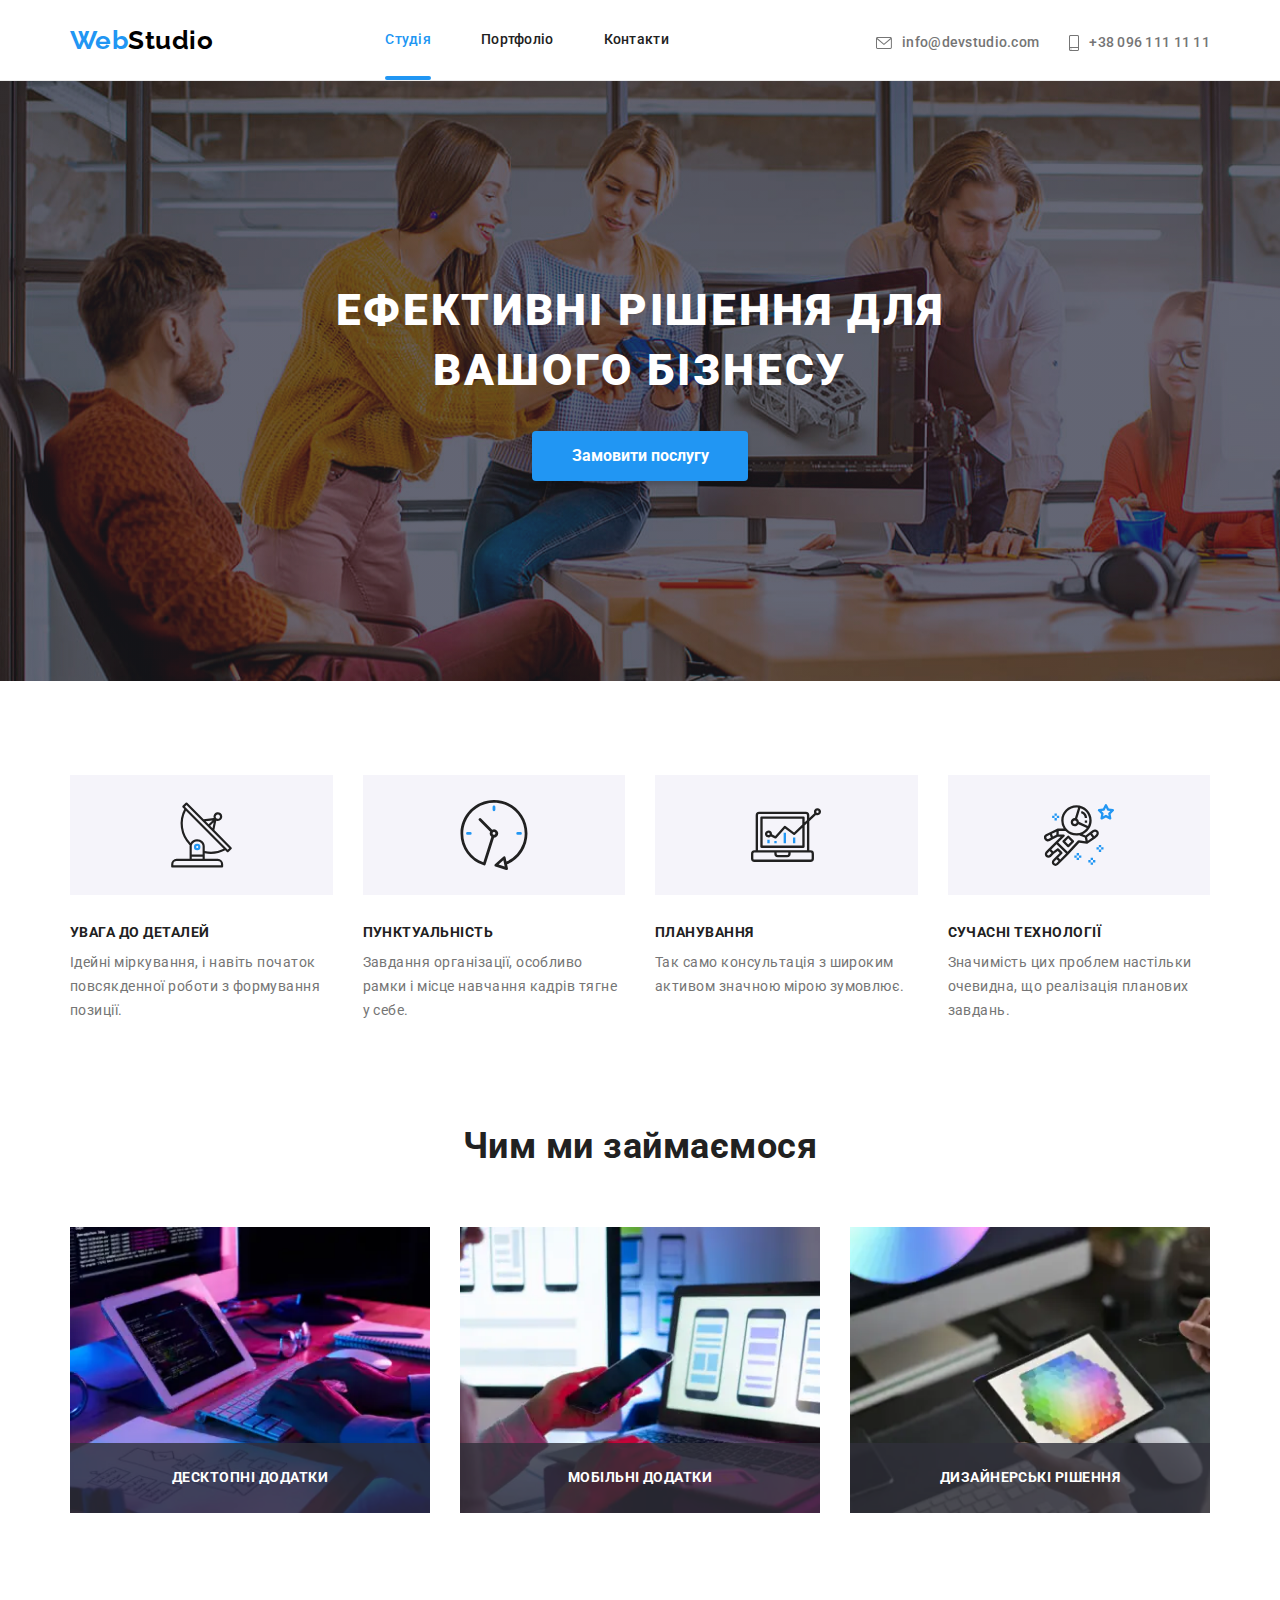
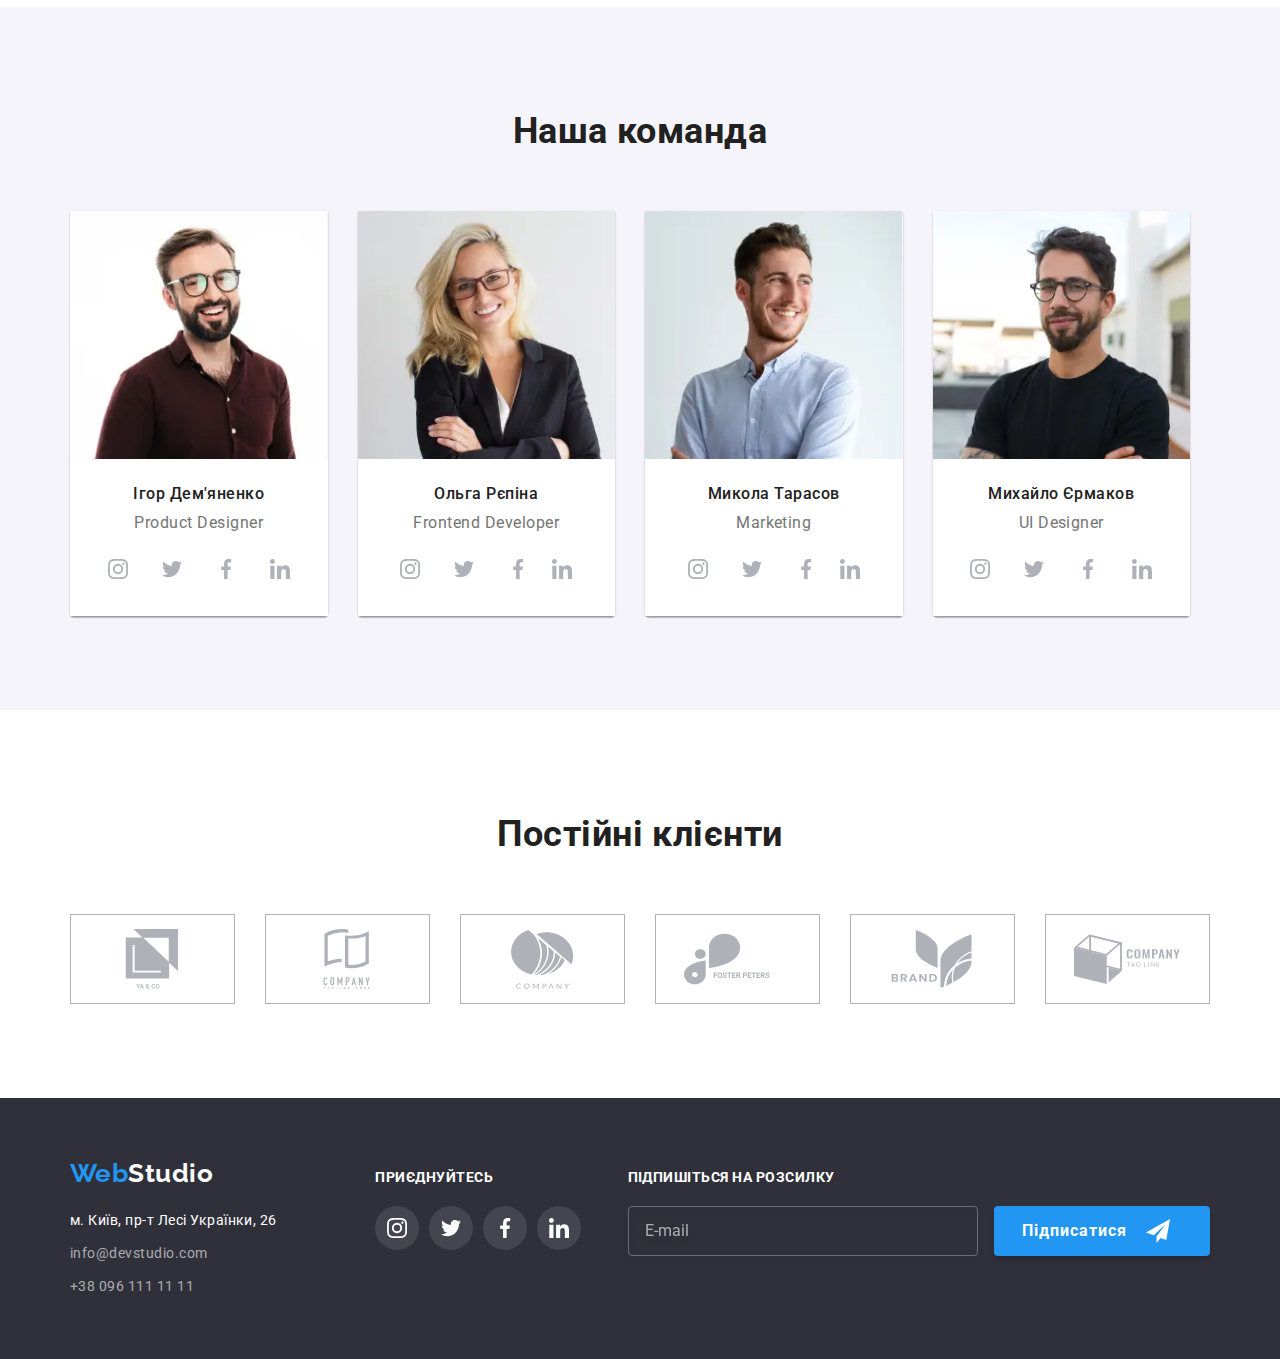
<file: index.html>
<!DOCTYPE html>
<html lang="uk">
  <head>
    <meta charset="UTF-8" />
    <meta http-equiv="X-UA-Compatible" content="IE=edge" />
    <meta name="viewport" content="width=device-width, initial-scale=1.0" />
    <link rel="preconnect" href="https://fonts.googleapis.com" />
    <link rel="preconnect" href="https://fonts.gstatic.com" crossorigin />
    <link
      href="https://fonts.googleapis.com/css2?family=Raleway:wght@700&family=Roboto:wght@400;500;700;900&display=swap"
      rel="stylesheet"
    />
    <link
      rel="stylesheet"
      href="https://cdnjs.cloudflare.com/ajax/libs/modern-normalize/1.1.0/modern-normalize.min.css"
    />
    <link
      rel="stylesheet"
      href="https://cdnjs.cloudflare.com/ajax/libs/modern-normalize/1.1.0/modern-normalize.min.css"
    />
    <link rel="stylesheet" href="./css/main.min.css" />
    <!-- <link rel="stylesheet" href="./css/styles.css" /> -->
    <title>WebStudio</title>
  </head>
  <body>
    <!-- header -->
    <header class="header">
      <div class="container header__container">
        <a class="logo mobile-logo" href="" lang="en"
          ><span class="logo__accent">Web</span>Studio</a
        >
        <button type="button" class="burger" data-menu-open>
          <svg width="40" height="40">
            <use href="./imges/spriteburger.svg#icon-menu_burger"></use>
          </svg>
        </button>

        <nav class="header__container navigation-list mobile-container__nav">
          <ul class="header__container">
            <li class="nav-list-item">
              <a class="nav-link current" href="">Студія</a>
            </li>
            <li class="nav-list-item">
              <a class="nav-link" href="./portfolio.html">Портфоліо</a>
            </li>
            <li class="nav-list-item">
              <a class="nav-link" href="">Контакти</a>
            </li>
          </ul>
        </nav>

        <ul class="header__container header-left">
          <li class="header-list-item">
            <a class="header-contacts" href="mailto:info@devstudio.com">
              <svg class="contacts-item" width="16" height="12">
                <use href="./imges/sprite.svg#icon-envelope"></use>
              </svg>
              info@devstudio.com
            </a>
          </li>
          <li class="header-list-item">
            <a class="header-contacts" href="tel:+380961111111">
              <svg class="contacts-item" width="10" height="16">
                <use href="./imges/sprite.svg#icon-smartphone"></use>
              </svg>
              +38 096 111 11 11</a
            >
          </li>
        </ul>
      </div>

      <div class="mobile-menu is-open" data-menu>
        <div class="container mobile">
          <button type="button" class="burger-close" data-menu-close>
            <svg width="40" height="40">
              <use href="./imges/spriteburger.svg#icon-close-black"></use>
            </svg>
          </button>

            <nav class="mobile-nav">
              <ul class="">
                <li class="mobile-nav__list-item">
                  <a class="nav-link mobile-nav__link current" href="">Студія</a>
                </li>
                <li class="mobile-nav__list-item">
                  <a class="nav-link mobile-nav__link" href="./portfolio.html">Портфоліо</a>
                </li>
                <li class="mobile-nav__list-item">
                  <a class="nav-link mobile-nav__link" href="">Контакти</a>
                </li>
              </ul>
            </nav>
  
            <ul class="mobile-right">
              <li class="mobile-contact">
                <a class="header-contacts mail" href="mailto:info@devstudio.com">
                  <svg class="contacts-item" width="16" height="12">
                    <use href="./imges/sprite.svg#icon-envelope"></use>
                  </svg>
                  info@devstudio.com
                </a>
              </li>
              <li class="mobile-contact">
                <a class="header-contacts numder" href="tel:+380961111111">
                  <svg class="contacts-item" width="10" height="16">
                    <use href="./imges/sprite.svg#icon-smartphone"></use>
                  </svg>
                  +38 096 111 11 11</a
                >
              </li>
            </ul>
  
            <ul class="mobile-social-list">
              <li class="mobile-social-list__item">
                <a class="mobile-social-list__link" href="">Instagram</a>
              </li>
              <li class="mobile-social-list__item">
                <a class="mobile-social-list__link" href="">Twitter</a>
              </li>
              <li class="mobile-social-list__item">
                <a class="mobile-social-list__link" href="">Facebook</a>
              </li>
              <li class="mobile-social-list__item">
                <a class="mobile-social-list__link" href="">LinkedIn</a>
              </li>
            </ul>

        </div>
      </div>
    </header>

    <!-- main -->
    <main>
      <!-- hero -->
      <section class="hero">
        <div class="container hero__container">
          <h1 class="main-title">Ефективні рішення для вашого бізнесу</h1>
          <button class="main-btn" type="button" data-modal-open>
            Замовити послугу
          </button>
        </div>
      </section>
      <section class="peculiarities section">
        <div class="container">
          <h2 class="visually-hidden">Особливості</h2>
          <ul class="peculiarities-list">
            <li class="peculiarities-list__item">
              <div class="peculiarities-cart">
                <svg class="" width="65" height="70">
                  <use href="./imges/sprite.svg#icon-antenna"></use>
                </svg>
              </div>

              <h3 class="title">УВАГА ДО ДЕТАЛЕЙ</h3>
              <p class="description">
                Ідейні міркування, і навіть початок повсякденної роботи з
                формування позиції.
              </p>
            </li>
            <li class="peculiarities-list__item">
              <div class="peculiarities-cart">
                <svg class="" width="70" height="70">
                  <use href="./imges/sprite.svg#icon-clock"></use>
                </svg>
              </div>

              <h3 class="title">ПУНКТУАЛЬНІСТЬ</h3>
              <p class="description">
                Завдання організації, особливо рамки і місце навчання кадрів
                тягне у себе.
              </p>
            </li>
            <li class="peculiarities-list__item">
              <div class="peculiarities-cart">
                <svg class="" width="70" height="70">
                  <use href="./imges/sprite.svg#icon-diagram"></use>
                </svg>
              </div>

              <h3 class="title">ПЛАНУВАННЯ</h3>
              <p class="description">
                Так само консультація з широким активом значною мірою зумовлює.
              </p>
            </li>
            <li class="peculiarities-list__item">
              <div class="peculiarities-cart">
                <svg class="" width="70" height="70">
                  <use href="./imges/sprite.svg#icon-astronaut"></use>
                </svg>
              </div>
              <h3 class="title">СУЧАСНІ ТЕХНОЛОГІЇ</h3>
              <p class="description">
                Значимість цих проблем настільки очевидна, що реалізація
                планових завдань.
              </p>
            </li>
          </ul>
        </div>
      </section>

      <!-- about -->
      <section class="about">
        <div class="container">
          <h2 class="studio-title">Чим ми займаємося</h2>
          <ul class="about__list">
            <li class="about-list__item">
              <picture>
                <source
                  srcset="
                    ./imges/webp/about-1-desktop-1x.webp    1x,
                    ./imges/webp/about-1-desktop-@2x.webp 2x
                  "
                  type="image/webp"
                />
                <source
                  srcset="./imges/about-1-desktop-1x.jpg 1x, 
                  ./imges/about-1-desktop-@2x.jpg 2x"
                />
                <img
                  src="./imges/about-1-desktop-1x.jpg"
                  alt="робота за компьютером"
                  width="370"
                />
              </picture>

              <p class="about__description">десктопні додатки</p>
            </li>
            <li class="about-list__item">
              <picture>
                <source
                  srcset="
                    ./imges/webp/about-2-desktop-1x.webp    1x,
                    ./imges/webp/about-2-desktop-@2x.webp 2x
                  "
                  type="image/webp"
                />
                <source
                  srcset="./imges/about-2-desktop-1x.jpg 1x,
                   ./imges/about-2-desktop-@2x.jpg 2x"
                />
                <img
                  src="./imges/about-2-desktop-1x.jpg"
                  alt="робота за ноутбуком"
                  width="370"
                />
              </picture>

              <p class="about__description">мобільні додатки</p>
            </li>
            <li class="about-list__item">
              <picture>
                <source
                  srcset="
                    ./imges/webp/about-3-desktop-1x.webp    1x,
                    ./imges/webp/about-3-desktop-@2x.webp 2x
                  "
                  type="image/webp"
                />
                <source
                  srcset="./imges/about-3-desktop-1x.jpg 1x, 
                  ./imges/about-3-desktop-@2x.jpg 2x"
                />
                <img
                  src="./imges/about-3-desktop-1x.jpg"
                  alt="робота на планшеті"
                  width="370"
                />
              </picture>

              <p class="about__description">дизайнерські рішення</p>
            </li>
          </ul>
        </div>
      </section>

      <!-- team -->
      <section class="team section">
        <div class="container team-container">
          <h2 class="studio-title">Наша команда</h2>
          <ul class="team-list">
            <li class="team-list__item">
              <picture>
                <source
                  media="(min-width:1200px)"
                  srcset="
                    ./imges/webp/team-1-desktop-1x.webp    1x,
                    ./imges/webp/team-1-desktop-@2x.webp 2x
                  "
                  type="image/webp"
                />
                <source
                  media="(min-width:1200px)"
                  srcset="./imges/team-1-desktop-1x.jpg 1x,
                   ./imges/team-1-desktop-@2x.jpg 2x"
                />

                <source
                  media="(min-width:768px)"
                  srcset="
                    ./imges/tablet/wedp/team-1-tablet-1x.webp    1x,
                    ./imges/tablet/wedp/team-1-tablet-@2x.webp 2x
                  "
                  type="image/webp"
                />
                <source
                  media="(min-width:768px)"
                  srcset="
                    ./imges/tablet/team-1-tablet-1x.jpg    1x,
                    ./imges/tablet/team-1-tablet-@2x.jpg 2x
                  "
                />

                <source
                  media="(max-width:767px)"
                  srcset="
                    ./imges/mobile/webp/team-1-mobile-1x.webp    1x,
                    ./imges/mobile/webp/team-1-mobile-@2x.webp 2x
                  "
                  type="image/webp"
                />
                <source
                  media="(max-width:767px)"
                  srcset="
                    ./imges/mobile/team-1-mobile-1x.jpg    1x,
                    ./imges/mobile/team-1-mobile-@2x.jpg 2x
                  "
                />
                <img src="./imges/team-1-desktop-1x.jpg" alt="Ігор Дем'яненко" />
              </picture>

              <div class="team-item-bottom">
                <h3 class="team-title">Ігор Дем'яненко</h3>
                <p class="team-description">Product Designer</p>
                <ul class="team-list__icon">
                  <li class="team-list__item-icon">
                    <a class="team-item-icon" href="">
                      <svg class="team-icon" width="20" height="20">
                        <use href="./imges/sprite.svg#icon-instagram"></use>
                      </svg>
                    </a>
                  </li>

                  <li class="team-list__item-icon">
                    <a class="team-item-icon" href="">
                      <svg class="team-icon" width="20" height="20">
                        <use href="./imges/sprite.svg#icon-twitter"></use>
                      </svg>
                    </a>
                  </li>

                  <li class="team-list__item-icon">
                    <a class="team-item-icon" href="">
                      <svg class="team-icon" width="20" height="20">
                        <use href="./imges/sprite.svg#icon-facebook"></use>
                      </svg>
                    </a>
                  </li>

                  <li class="team-list__item-icon">
                    <a class="team-item-icon" href="">
                      <svg class="team-icon" width="20" height="20">
                        <use href="./imges/sprite.svg#icon-linkedin"></use>
                      </svg>
                    </a>
                  </li>
                </ul>
              </div>
            </li>

            <li class="team-list__item">
              <picture>
                <source
                  media="(min-width:1200px)"
                  srcset="
                    ./imges/webp/team-2-desktop-1x.webp    1x,
                    ./imges/webp/team-2-desktop-@2x.webp 2x
                  "
                  type="image/webp"
                />
                <source
                  media="(min-width:1200px)"
                  srcset="./imges/team-2-desktop-1x.jpg 1x, 
                  ./imges/team-2-desktop-@2x.jpg 2x"
                />

                <source
                  media="(min-width:768px)"
                  srcset="
                    ./imges/tablet/wedp/team-2-tablet-1x.webp    1x,
                    ./imges/tablet/wedp/team-2-tablet-@2x.webp 2x
                  "
                  type="image/webp"
                />
                <source
                  media="(min-width:768px)"
                  srcset="
                    ./imges/tablet/team-2-tablet-1x.jpg    1x,
                    ./imges/tablet/team-2-tablet-@2x.jpg 2x
                  "
                />

                <source
                  media="(max-width:767px)"
                  srcset="
                    ./imges/mobile/webp/team-2-mobile-1x.webp    1x,
                    ./imges/mobile/webp/team-2-mobile-@2x.webp 2x
                  "
                  type="image/webp"
                />
                <source
                  media="(max-width:767px)"
                  srcset="
                    ./imges/mobile/team-2-mobile-1x.jpg    1x,
                    ./imges/mobile/team-2-mobile-@2x.jpg 2x
                  "
                />
                <img src="./imges/team-2-desktop-1x.jpg" alt="Ольга Рєпіна" />
              </picture>

              <div class="team-item-bottom">
                <h3 class="team-title">Ольга Рєпіна</h3>
                <p class="team-description">Frontend Developer</p>
                <ul class="team-list__icon">
                  <li class="team-list__item-icon">
                    <a class="team-item-icon" href="">
                      <svg class="team-icon" width="20" height="20">
                        <use href="./imges/sprite.svg#icon-instagram"></use>
                      </svg>
                    </a>
                  </li>

                  <li class="team-list__item-icon">
                    <a class="team-item-icon" href="">
                      <svg class="team-icon" width="20" height="20">
                        <use href="./imges/sprite.svg#icon-twitter"></use>
                      </svg>
                    </a>
                  </li>

                  <li class="team-list-item-icon">
                    <a class="team-item-icon" href="">
                      <svg class="team-icon" width="20" height="20">
                        <use href="./imges/sprite.svg#icon-facebook"></use>
                      </svg>
                    </a>
                  </li>

                  <li class="team-list-item-icon">
                    <a class="team-item-icon" href="">
                      <svg class="team-icon" width="20" height="20">
                        <use href="./imges/sprite.svg#icon-linkedin"></use>
                      </svg>
                    </a>
                  </li>
                </ul>
              </div>
            </li>

            <li class="team-list__item">
              <picture>
                <source
                  media="(min-width:1200px)"
                  srcset="
                    ./imges/webp/team-3-desktop-1x.webp    1x,
                    ./imges/webp/team-3-desktop-@2x.webp 2x
                  "
                  type="image/webp"
                />
                <source
                  media="(min-width:1200px)"
                  srcset="./imges/team-3-desktop-1x.jpg 1x, 
                  ./imges/team-3-desktop-@2x.jpg 3x"
                />

                <source
                  media="(min-width:768px)"
                  srcset="
                    ./imges/tablet/wedp/team-3-tablet-1x.webp    1x,
                    ./imges/tablet/wedp/team-3-tablet-@2x.webp 2x
                  "
                  type="image/webp"
                />
                <source
                  media="(min-width:768px)"
                  srcset="
                    ./imges/tablet/team-3-tablet-1x.jpg    1x,
                    ./imges/tablet/team-3-tablet-@2x.jpg 2x
                  "
                />

                <source
                  media="(max-width:767px)"
                  srcset="
                    ./imges/mobile/webp/team-3-mobile-1x.webp    1x,
                    ./imges/mobile/webp/team-3-mobile-@2x.webp 2x
                  "
                  type="image/webp"
                />
                <source
                  media="(max-width:767px)"
                  srcset="
                    ./imges/mobile/team-3-mobile-1x.jpg    1x,
                    ./imges/mobile/team-3-mobile-@2x.jpg 2x
                  "
                />
                <img src="./imges/team-3-desktop-1x.jpg" alt="Микола Тарасов" />
              </picture>

              <div class="team-item-bottom">
                <h3 class="team-title">Микола Тарасов</h3>
                <p class="team-description">Marketing</p>
                <ul class="team-list__icon">
                  <li class="team-list__item-icon">
                    <a class="team-item-icon" href="">
                      <svg class="team-icon" width="20" height="20">
                        <use href="./imges/sprite.svg#icon-instagram"></use>
                      </svg>
                    </a>
                  </li>

                  <li class="team-list__item-icon">
                    <a class="team-item-icon" href="">
                      <svg class="team-icon" width="20" height="20">
                        <use href="./imges/sprite.svg#icon-twitter"></use>
                      </svg>
                    </a>
                  </li>

                  <li class="team-list-item-icon">
                    <a class="team-item-icon" href="">
                      <svg class="team-icon" width="20" height="20">
                        <use href="./imges/sprite.svg#icon-facebook"></use>
                      </svg>
                    </a>
                  </li>

                  <li class="team-list-item-icon">
                    <a class="team-item-icon" href="">
                      <svg class="team-icon" width="20" height="20">
                        <use href="./imges/sprite.svg#icon-linkedin"></use>
                      </svg>
                    </a>
                  </li>
                </ul>
              </div>
            </li>

            <li class="team-list__item">
              <picture>
                <source
                  media="(min-width:1200px)"
                  srcset="
                    ./imges/webp/team-4-desktop-1x.webp    1x,
                    ./imges/webp/team-4-desktop-@2x.webp 2x
                  "
                  type="image/webp"
                />
                <source
                  media="(min-width:1200px)"
                  srcset="./imges/team-4-desktop-1x.jpg 1x,
                   ./imges/team-4-desktop-@2x.jpg 3x"
                />

                <source
                  media="(min-width:768px)"
                  srcset="
                    ./imges/tablet/wedp/team-4-tablet-1x.webp    1x,
                    ./imges/tablet/wedp/team-4-tablet-@2x.webp 2x
                  "
                  type="image/webp"
                />
                <source
                  media="(min-width:768px)"
                  srcset="
                    ./imges/tablet/team-4-tablet-1x.jpg    1x,
                    ./imges/tablet/team-4-tablet-@2x.jpg 2x
                  "
                />

                <source
                  media="(max-width:767px)"
                  srcset="
                    ./imges/mobile/webp/team-4-mobile-1x.webp    1x,
                    ./imges/mobile/webp/team-4-mobile-@2x.webp 2x
                  "
                  type="image/webp"
                />
                <source
                  media="(max-width:767px)"
                  srcset="
                    ./imges/mobile/team-4-mobile-1x.jpg    1x,
                    ./imges/mobile/team-4-mobile-@2x.jpg 2x
                  "
                />
                <img src="./imges/team-4-desktop-1x.jpg" alt="Михайло Єрмаков" />
              </picture>

              <div class="team-item-bottom">
                <h3 class="team-title">Михайло Єрмаков</h3>
                <p class="team-description">UI Designer</p>
                <ul class="team-list__icon">
                  <li class="team-list__item-icon">
                    <a class="team-item-icon" href="">
                      <svg class="team-icon" width="20" height="20">
                        <use href="./imges/sprite.svg#icon-instagram"></use>
                      </svg>
                    </a>
                  </li>

                  <li class="team-list__item-icon">
                    <a class="team-item-icon" href="">
                      <svg class="team-icon" width="20" height="20">
                        <use href="./imges/sprite.svg#icon-twitter"></use>
                      </svg>
                    </a>
                  </li>

                  <li class="team-list__item-icon">
                    <a class="team-item-icon" href="">
                      <svg class="team-icon" width="20" height="20">
                        <use href="./imges/sprite.svg#icon-facebook"></use>
                      </svg>
                    </a>
                  </li>

                  <li class="team-list__item-icon">
                    <a class="team-item-icon" href="">
                      <svg class="team-icon" width="20" height="20">
                        <use href="./imges/sprite.svg#icon-linkedin"></use>
                      </svg>
                    </a>
                  </li>
                </ul>
              </div>
            </li>
          </ul>
        </div>
      </section>

      <!-- clients -->
      <section class="clients section">
        <div class="container">
          <h2 class="studio-title">Постійні клієнти</h2>
          <ul class="clients-list">
            <li class="clients-list__item">
              <a class="clients-item-icon" href="">
                <svg class="icon" width="106" height="60">
                  <use href="./imges/sprite.svg#icon-group-1"></use>
                </svg>
              </a>
            </li>

            <li class="clients-list__item">
              <a class="clients-item-icon" href="">
                <svg class="icon" width="106" height="60">
                  <use href="./imges/sprite.svg#icon-group-2"></use>
                </svg>
              </a>
            </li>
            <li class="clients-list__item">
              <a class="clients-item-icon" href="">
                <svg class="icon" width="106" height="60">
                  <use href="./imges/sprite.svg#icon-group-3"></use>
                </svg>
              </a>
            </li>
            <li class="clients-list__item">
              <a class="clients-item-icon" href="">
                <svg class="icon" width="106" height="60">
                  <use href="./imges/sprite.svg#icon-group-4"></use>
                </svg>
              </a>
            </li>
            <li class="clients-list__item">
              <a class="clients-item-icon" href="">
                <svg class="icon" width="106" height="60">
                  <use href="./imges/sprite.svg#icon-group-5"></use>
                </svg>
              </a>
            </li>
            <li class="clients-list__item">
              <a class="clients-item-icon" href="">
                <svg class="icon" width="106" height="60">
                  <use href="./imges/sprite.svg#icon-group-6"></use>
                </svg>
              </a>
            </li>
          </ul>
        </div>
      </section>
    </main>

    <!-- footer -->
    <footer class="footer">
      <div class="container footer-container">
        <div class="container-tablet">
          <div class="footer-left">
            <a class="logo" href="" lang="en"
              ><span class="logo__accent">Web</span
              ><span class="logo-footer">Studio</span></a
            >
            <address class="footer-address">
              <ul>
                <li class="footer-item">
                  <a
                    class="address adress-link"
                    href="https://goo.gl/maps/NStDRxaKjLtgSqXTA"
                    target="_blank"
                    rel="noopener noreferrer"
                    >м. Київ, пр-т Лесі Українки, 26</a
                  >
                </li>
                <li class="footer-item">
                  <a class="address" href="mailto:info@devstudio.com"
                    >info@devstudio.com</a
                  >
                </li>
                <li class="footer-item">
                  <a class="address" href="tel:+380961111111"
                    >+38 096 111 11 11</a
                  >
                </li>
              </ul>
            </address>
          </div>

          <div class="footer-right">
            <h2 class="footer-title">приєднуйтесь</h2>
            <ul class="footer-right__list">
              <li class="footer-right__list-item">
                <a class="footer-item-icon" href="">
                  <svg width="20" height="20">
                    <use href="./imges/sprite.svg#icon-instagram"></use>
                  </svg>
                </a>
              </li>

              <li class="footer-right__list-item">
                <a class="footer-item-icon" href="">
                  <svg width="20" height="20">
                    <use href="./imges/sprite.svg#icon-twitter"></use>
                  </svg>
                </a>
              </li>

              <li class="footer-right__list-item">
                <a class="footer-item-icon" href="">
                  <svg width="20" height="20">
                    <use href="./imges/sprite.svg#icon-facebook"></use>
                  </svg>
                </a>
              </li>

              <li class="footer-right__list-item">
                <a class="footer-item-icon" href="">
                  <svg width="20" height="20">
                    <use href="./imges/sprite.svg#icon-linkedin"></use>
                  </svg>
                </a>
              </li>
            </ul>
          </div>
        </div>
        <form class="form">
          <p class="footer-title form-label">Підпишіться на розсилку</p>
          <label>
            <input
              class="form__input"
              type="text"
              name="email"
              placeholder="E-mail"
            />
          </label>
          <button class="main-btn form-btn" type="submit">Підписатися</button>
        </form>
      </div>
    </footer>

    <div class="backdrop is-hidden" data-modal>
      <div class="modal">
        <button type="button" class="modal-btn" data-modal-close>
          <svg class="modal-item" width="18" height="18">
            <use href="./imges/sprite.svg#icon-close-black"></use>
          </svg>
        </button>
        <!-- form -->
        <form class="backdrop-form">
          <p class="backdrop-form__title">
            Залиште свої дані, ми вам передзвонимо
          </p>

          <div class="form-field">
            <label class="backdrop-label"
              >Ім'я
              <span class="form-input-wraper">
                <input class="backdrop-input" type="text" name="user-name" />
                <svg class="form-icon" width="18" height="18">
                  <use href="./imges/sprite.svg#icon-person-black"></use>
                </svg>
              </span>
            </label>
          </div>

          <div class="form-field">
            <label class="backdrop-label"
              >Телефон
              <span class="form-input-wraper">
                <input class="backdrop-input" type="tel" name="user-tel" />
                <svg class="form-icon" width="18" height="18">
                  <use href="./imges/sprite.svg#icon-phone-black"></use>
                </svg>
              </span>
            </label>
          </div>

          <div class="form-field">
            <label class="backdrop-label"
              >Пошта
              <span class="form-input-wraper">
                <input class="backdrop-input" type="email" name="user-email" />
                <svg class="form-icon" width="18" height="18">
                  <use href="./imges/sprite.svg#icon-email-black"></use>
                </svg>
              </span>
            </label>
          </div>

          <div class="form-field field-textarea">
            <label class="backdrop-label"
              >Коментар
              <textarea
                class="backdrop-textarea"
                name="messsage"
                placeholder="Введіть текст"
              ></textarea>
            </label>
          </div>

          <div class="form-field-wraper">
            <input
              class="checkbox-input visually-hidden"
              type="checkbox"
              name="accept-policy"
              id="accept-policy"
            />
            <label class="checkbox-label" for="accept-policy">
              Погоджуюся з розсилкою та приймаю &thinsp;
              <a href="" class="checkbox-link"> Умови договору</a>
            </label>
          </div>
          <button class="modal-submit" type="submit">Відправити</button>
        </form>
      </div>
    </div>
    <script src="./js/mobile-menu.js"></script>
    <script src="./js/modal.js"></script>
  </body>
</html>
</file>
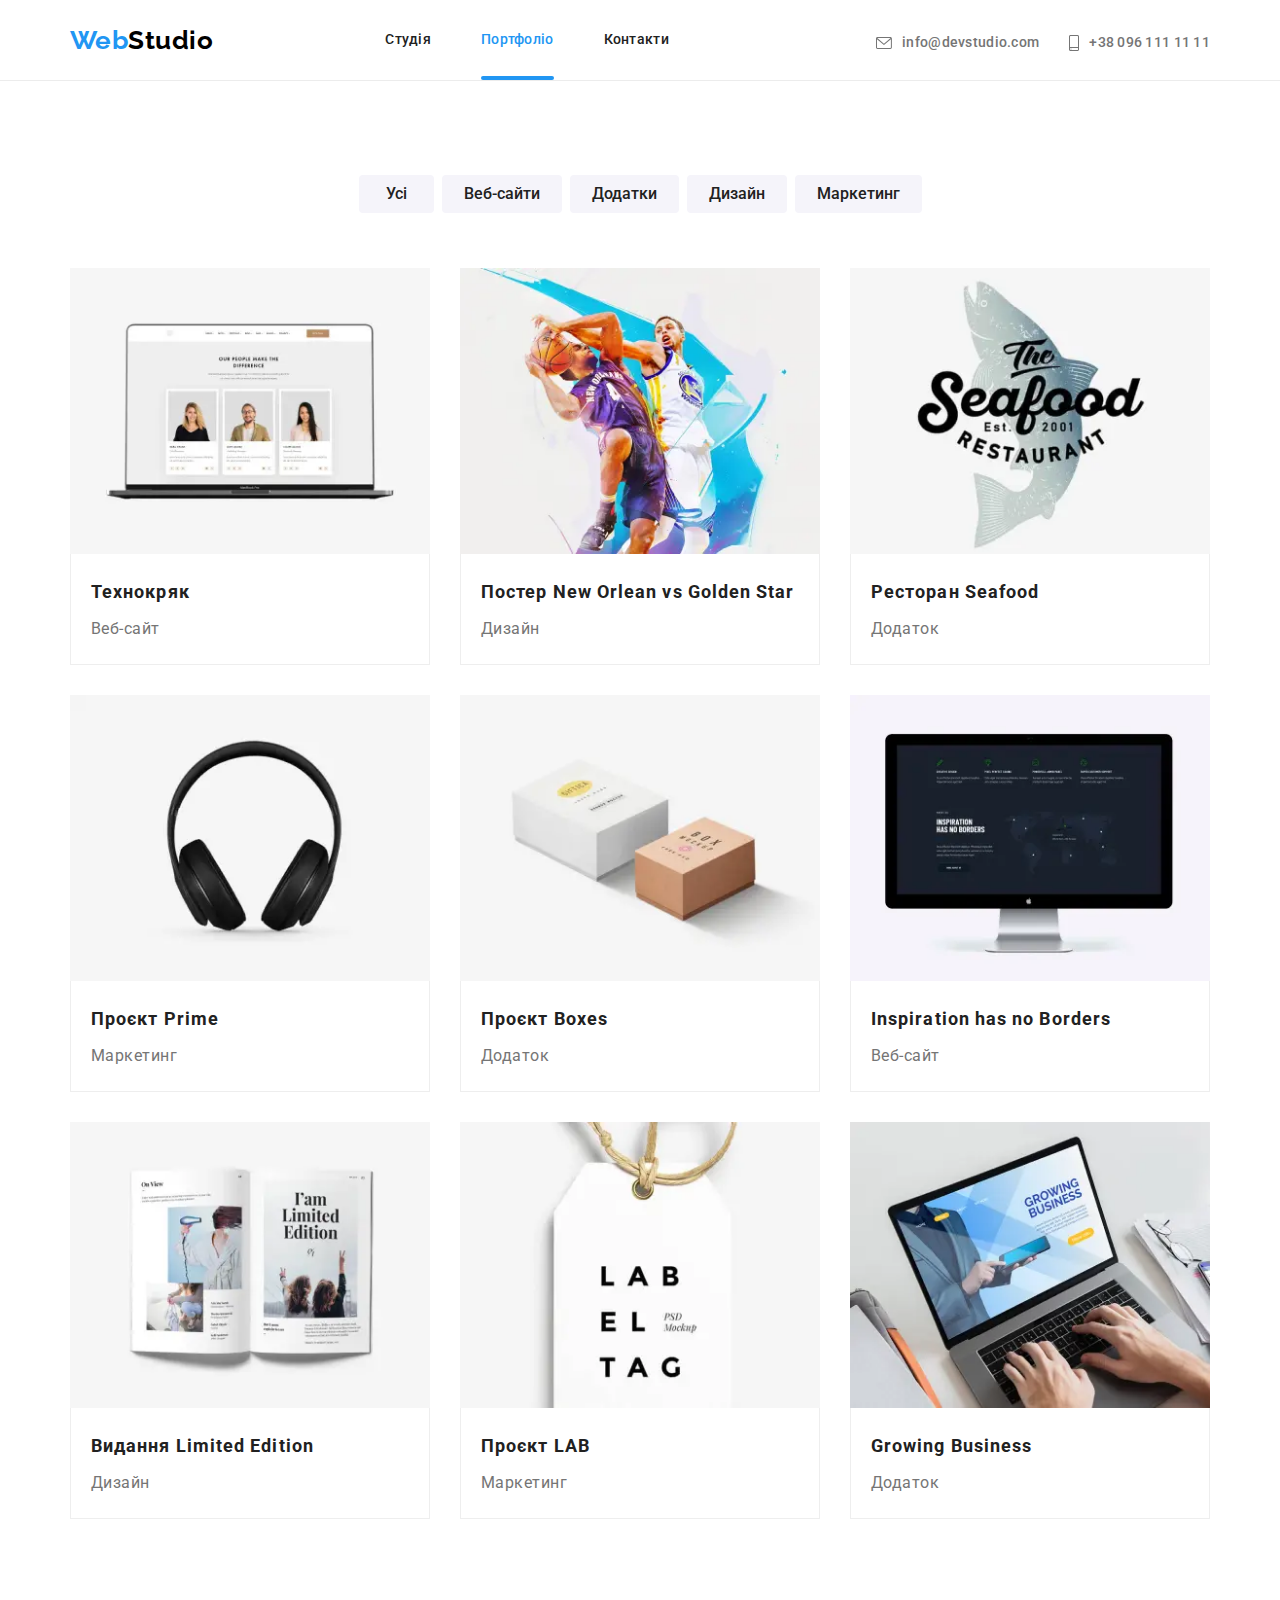
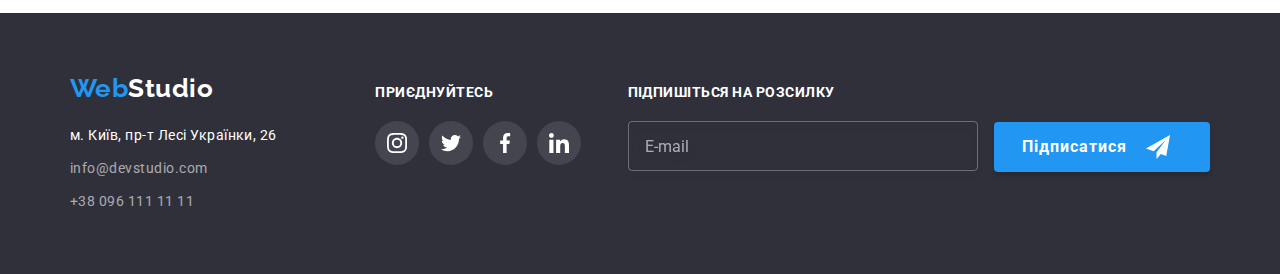
<file: portfolio.html>
<!DOCTYPE html>
<html lang="uk">
  <head>
    <meta charset="UTF-8" />
    <meta http-equiv="X-UA-Compatible" content="IE=edge" />
    <meta name="viewport" content="width=device-width, initial-scale=1.0" />
    <link rel="preconnect" href="https://fonts.gstatic.com" crossorigin />
    <link
      href="https://fonts.googleapis.com/css2?family=Raleway:wght@700&family=Roboto:wght@400;500;700;900&display=swap"
      rel="stylesheet"
    />
    <link
      rel="stylesheet"
      href="https://cdnjs.cloudflare.com/ajax/libs/modern-normalize/1.1.0/modern-normalize.min.css"
    />
    <link
      rel="stylesheet"
      href="https://cdnjs.cloudflare.com/ajax/libs/modern-normalize/1.1.0/modern-normalize.min.css"
    />
    <link rel="stylesheet" href="./css/main.min.css" />
    <!-- <link rel="stylesheet" href="./css/styles.css" /> -->
    <title>Portfolio</title>
  </head>
  <body>
    <!-- header -->
    <header class="header">
      <div class="container header__container mobile-container">
        <a class="logo mobile-logo" href="" lang="en"
          ><span class="logo__accent">Web</span>Studio</a
        >
        <button type="button" class="burger" data-menu-open>
          <svg width="40" height="40">
            <use href="./imges/spriteburger.svg#icon-menu_burger"></use>
          </svg>
        </button>

        <nav class="header__container navigation-list mobile-container__nav">
          <ul class="header__container">
            <li class="nav-list-item">
              <a class="nav-link" href="./index.html">Студія</a>
            </li>
            <li class="nav-list-item">
              <a class="nav-link current">Портфоліо</a>
            </li>
            <li class="nav-list-item">
              <a class="nav-link" href="">Контакти</a>
            </li>
          </ul>
        </nav>

        <ul class="header__container header-left">
          <li class="header-list-item">
            <a class="header-contacts" href="mailto:info@devstudio.com">
              <svg class="contacts-item" width="16" height="12">
                <use href="./imges/sprite.svg#icon-envelope"></use>
              </svg>
              info@devstudio.com
            </a>
          </li>
          <li class="header-list-item">
            <a class="header-contacts" href="tel:+380961111111">
              <svg class="contacts-item" width="10" height="16">
                <use href="./imges/sprite.svg#icon-smartphone"></use>
              </svg>
              +38 096 111 11 11</a
            >
          </li>
        </ul>
      </div>

      <div class="mobile-menu is-open" data-menu>
        <div class="container mobile">
          <button type="button" class="burger-close" data-menu-close>
            <svg width="40" height="40">
              <use href="./imges/spriteburger.svg#icon-close-black"></use>
            </svg>
          </button>

          <nav class="mobile-nav">
            <ul class="">
              <li class="mobile-nav__list-item">
                <a class="nav-link mobile-nav__link" href="./index.html"
                  >Студія</a
                >
              </li>
              <li class="mobile-nav__list-item">
                <a class="nav-link mobile-nav__link current" href=""
                  >Портфоліо</a
                >
              </li>
              <li class="mobile-nav__list-item">
                <a class="nav-link mobile-nav__link" href="">Контакти</a>
              </li>
            </ul>
          </nav>

          <ul class="mobile-right">
            <li class="mobile-contact">
              <a class="header-contacts mail" href="mailto:info@devstudio.com">
                <svg class="contacts-item" width="16" height="12">
                  <use href="./imges/sprite.svg#icon-envelope"></use>
                </svg>
                info@devstudio.com
              </a>
            </li>
            <li class="mobile-contact">
              <a class="header-contacts numder" href="tel:+380961111111">
                <svg class="contacts-item" width="10" height="16">
                  <use href="./imges/sprite.svg#icon-smartphone"></use>
                </svg>
                +38 096 111 11 11</a
              >
            </li>
          </ul>

          <ul class="mobile-social-list">
            <li class="mobile-social-list__item">
              <a class="mobile-social-list__link" href="">Instagram</a>
            </li>
            <li class="mobile-social-list__item">
              <a class="mobile-social-list__link" href="">Twitter</a>
            </li>
            <li class="mobile-social-list__item">
              <a class="mobile-social-list__link" href="">Facebook</a>
            </li>
            <li class="mobile-social-list__item">
              <a class="mobile-social-list__link" href="">LinkedIn</a>
            </li>
          </ul>
        </div>
      </div>
    </header>

    <!-- main -->
    <main>
      <section class="portfolio-main section">
        <div class="container portfolio-container">
          <h1 class="visually-hidden">Portfolio</h1>
          <ul class="main-btn-list">
            <li class="main-btn-list__item">
              <button class="portfolio-btn" type="button">Усі</button>
            </li>
            <li class="main-btn-list__item">
              <button class="portfolio-btn" type="button">Веб-сайти</button>
            </li>
            <li class="main-btn-list__item">
              <button class="portfolio-btn" type="button">Додатки</button>
            </li>
            <li class="main-btn-list__item">
              <button class="portfolio-btn" type="button">Дизайн</button>
            </li>
            <li class="main-btn-list__item">
              <button class="portfolio-btn" type="button">Маркетинг</button>
            </li>
          </ul>

          <ul class="main-list portfolio__tablet-container">
            <li class="main-list__item">
              <a class="main-list__link" href="">
                <div class="portfilio-list-item">
                  <picture class="">
                    <source
                      media="(min-width:1200px)"
                      srcset="
                        ./imges/webp/tehs-desktop-1x.webp 1x,
                        ./imges/webp/teh-desktop-@2x.webp 2x
                      "
                      type="image/webp"
                    />
                    <source
                      media="(min-width:1200px)"
                      srcset="
                        ./imges/tehs-desktop-1x.jpg 1x,
                        ./imges/teh-desktop-@2x.jpg 2x
                      "
                    />

                    <source
                      class=""
                      media="(min-width:768px)"
                      srcset="
                        ./imges/tablet/wedp/teh-tablet-1x.webp  1x,
                        ./imges/tablet/wedp/teh-tablet-@2x.webp 2x
                      "
                      type="image/webp"
                    />
                    <source
                      class=""
                      media="(min-width:768px)"
                      srcset="
                        ./imges/tablet/teh-tablet-1x.jpg  1x,
                        ./imges/tablet/teh-tablet-@2x.jpg 2x
                      "
                    />

                    <source
                      media="(max-width:767px)"
                      srcset="
                        ./imges/mobile/webp/teh-mobile-1x.webp  1x,
                        ./imges/mobile/webp/teh-mobile-@2x.webp 2x
                      "
                      type="image/webp"
                    />
                    <source
                      media="(max-width:767px)"
                      srcset="
                        ./imges/mobile/teh-mobile-1x.jpg  1x,
                        ./imges/mobile/teh-mobile-@2x.jpg 2x
                      "
                    />
                    <img src="./imges/teh-desktop-1x.jpg" alt="веб сайт" />
                  </picture>

                  <p class="portfilio-item-description">
                    Ресурс пропонує комплексні пропозиції з різним рівнем
                    функціоналу та сервісів. Все це дозволить відвідувачу
                    отримати вичерпні відомості про компанію чи приватну особу.
                  </p>
                </div>
                <div class="main-item-bottom">
                  <h2 class="main-item-bottom__title">Технокряк</h2>
                  <p class="main-item-bottom__work">Веб-сайт</p>
                </div>
              </a>
            </li>
            <li class="main-list__item">
              <a class="main-list__link" href="">
                <div class="portfilio-list-item">
                  <picture>
                    <source
                      media="(min-width:1200px)"
                      srcset="
                        ./imges/webp/stars-desktop-1x.webp 1x,
                        ./imges/webp/star-desktop-@2x.webp 2x
                      "
                      type="image/webp"
                    />
                    <source
                      media="(min-width:1200px)"
                      srcset="
                        ./imges/stars-desktop-1x.jpg 1x,
                        ./imges/star-desktop-@2x.jpg 2x
                      "
                    />

                    <source
                      class=""
                      media="(min-width:768px)"
                      srcset="
                        ./imges/tablet/wedp/backet-tablet-1x.webp  1x,
                        ./imges/tablet/wedp/backet-tablet-@2x.webp 2x
                      "
                      type="image/webp"
                    />
                    <source
                      class="tt"
                      media="(min-width:768px)"
                      srcset="
                        ./imges/tablet/backet-tablet-1x.jpg  1x,
                        ./imges/tablet/backet-tablet-@2x.jpg 2x
                      "
                    />

                    <source
                      media="(max-width:767px)"
                      srcset="
                        ./imges/mobile/webp/backet-mobile-1x.webp  1x,
                        ./imges/mobile/webp/backet-mobile-@2x.webp 2x
                      "
                      type="image/webp"
                    />
                    <source
                      media="(max-width:767px)"
                      srcset="
                        ./imges/mobile/backet-mobile-1x.jpg  1x,
                        ./imges/mobile/backet-mobile-@2x.jpg 2x
                      "
                    />
                    <img
                      src="./imges/star-desktop-1x.jpg"
                      alt="баскетбольна команда"
                    />
                  </picture>

                  <p class="portfilio-item-description">
                    Ресурс пропонує комплексні пропозиції з різним рівнем
                    функціоналу та сервісів. Все це дозволить відвідувачу
                    отримати вичерпні відомості про компанію чи приватну особу.
                  </p>
                </div>
                <div class="main-item-bottom">
                  <h2 class="main-item-bottom__title">
                    Постер New Orlean vs Golden Star
                  </h2>
                  <p class="main-item-bottom__work">Дизайн</p>
                </div>
              </a>
            </li>
            <li class="main-list__item">
              <a class="main-list__link" href="">
                <div class="portfilio-list-item">
                  <picture>
                    <source
                      media="(min-width:1200px)"
                      srcset="
                        ./imges/webp/seafoods-desktop-1x.webp 1x,
                        ./imges/webp/seafood-desktop-@2x.webp 2x
                      "
                      type="image/webp"
                    />
                    <source
                      media="(min-width:1200px)"
                      srcset="
                        ./imges/seafoods-desktop-1x.jpg 1x,
                        ./imges/seafood-desktop-@2x.jpg 2x
                      "
                    />

                    <source
                      media="(min-width:768px)"
                      srcset="
                        ./imges/tablet/wedp/seafod-tablet-1x.webp  1x,
                        ./imges/tablet/wedp/seafod-tablet-@2x.webp 2x
                      "
                      type="image/webp"
                    />
                    <source
                      media="(min-width:768px)"
                      srcset="
                        ./imges/tablet/seafod-tablet-1x.jpg  1x,
                        ./imges/tablet/seafod-tablet-@2x.jpg 2x
                      "
                    />

                    <source
                      media="(max-width:767px)"
                      srcset="
                        ./imges/mobile/webp/seafood-mobile-1x.webp  1x,
                        ./imges/mobile/webp/seafood-mobile-@2x.webp 2x
                      "
                      type="image/webp"
                    />
                    <source
                      media="(max-width:767px)"
                      srcset="
                        ./imges/mobile/seafood-mobile-1x.jpg  1x,
                        ./imges/mobile/seafood-mobile-@2x.jpg 2x
                      "
                    />
                    <img src="./imges/seafood-desktop-1x.jpg" alt="ресторан" />
                  </picture>

                  <p class="portfilio-item-description">
                    Ресурс пропонує комплексні пропозиції з різним рівнем
                    функціоналу та сервісів. Все це дозволить відвідувачу
                    отримати вичерпні відомості про компанію чи приватну особу.
                  </p>
                </div>
                <div class="main-item-bottom">
                  <h2 class="main-item-bottom__title">Ресторан Seafood</h2>
                  <p class="main-item-bottom__work">Додаток</p>
                </div>
              </a>
            </li>
            <li class="main-list__item">
              <a class="main-list__link" href="">
                <div class="portfilio-list-item">
                  <picture>
                    <source
                      media="(min-width:1200px)"
                      srcset="
                        ./imges/webp/primes-desktop-1x.webp 1x,
                        ./imges/webp/prime-desktop-@2x.webp 2x
                      "
                      type="image/webp"
                    />
                    <source
                      media="(min-width:1200px)"
                      srcset="
                        ./imges/primes-desktop-1x.jpg 1x,
                        ./imges/prime-desktop-@2x.jpg 2x
                      "
                    />

                    <source
                      media="(min-width:768px)"
                      srcset="
                        ./imges/tablet/wedp/prime-tablet-1x.webp  1x,
                        ./imges/tablet/wedp/prime-tablet-@2x.webp 2x
                      "
                      type="image/webp"
                    />
                    <source
                      media="(min-width:768px)"
                      srcset="
                        ./imges/tablet/prime-tablet-1x.jpg  1x,
                        ./imges/tablet/prime-tablet-@2x.jpg 2x
                      "
                    />

                    <source
                      media="(max-width:767px)"
                      srcset="
                        ./imges/mobile/webp/prime-mobile-1x.webp  1x,
                        ./imges/mobile/webp/prime-mobile-@2x.webp 2x
                      "
                      type="image/webp"
                    />
                    <source
                      media="(max-width:767px)"
                      srcset="
                        ./imges/mobile/prime-mobile-1x.jpg  1x,
                        ./imges/mobile/prime-mobile-@2x.jpg 2x
                      "
                    />
                    <img src="./imges/prime-desktop-1x.jpg" alt="навушники" />
                  </picture>

                  <p class="portfilio-item-description">
                    Ресурс пропонує комплексні пропозиції з різним рівнем
                    функціоналу та сервісів. Все це дозволить відвідувачу
                    отримати вичерпні відомості про компанію чи приватну особу.
                  </p>
                </div>
                <div class="main-item-bottom">
                  <h2 class="main-item-bottom__title">Проєкт Prime</h2>
                  <p class="main-item-bottom__work">Маркетинг</p>
                </div>
              </a>
            </li>
            <li class="main-list__item">
              <a class="main-list__link" href="">
                <div class="portfilio-list-item">
                  <picture>
                    <source
                      media="(min-width:1200px)"
                      srcset="
                        ./imges/webp/boxess-desktop-1x.webp 1x,
                        ./imges/webp/boxes-desktop-@2x.webp 2x
                      "
                      type="image/webp"
                    />
                    <source
                      media="(min-width:1200px)"
                      srcset="
                        ./imges/boxess-desktop-1x.jpg 1x,
                        ./imges/boxes-desktop-@2x.jpg 2x
                      "
                    />

                    <source
                      media="(min-width:768px)"
                      srcset="
                        ./imges/tablet/wedp/boxes-tablet-1x.webp  1x,
                        ./imges/tablet/wedp/boxes-tablet-@2x.webp 2x
                      "
                      type="image/webp"
                    />
                    <source
                      media="(min-width:768px)"
                      srcset="
                        ./imges/tablet/boxes-tablet-1x.jpg  1x,
                        ./imges/tablet/boxes-tablet-@2x.jpg 2x
                      "
                    />

                    <source
                      media="(max-width:767px)"
                      srcset="
                        ./imges/mobile/webp/boxes-mobile-1x.webp  1x,
                        ./imges/mobile/webp/boxes-mobile-@2x.webp 2x
                      "
                      type="image/webp"
                    />
                    <source
                      media="(max-width:767px)"
                      srcset="
                        ./imges/mobile/boxes-mobile-1x.jpg  1x,
                        ./imges/mobile/boxes-mobile-@2x.jpg 2x
                      "
                    />
                    <img src="./imges/boxes-desktop-1x.jpg" alt="бокс" />
                  </picture>

                  <p class="portfilio-item-description">
                    Ресурс пропонує комплексні пропозиції з різним рівнем
                    функціоналу та сервісів. Все це дозволить відвідувачу
                    отримати вичерпні відомості про компанію чи приватну особу.
                  </p>
                </div>
                <div class="main-item-bottom">
                  <h2 class="main-item-bottom__title">Проєкт Boxes</h2>
                  <p class="main-item-bottom__work">Додаток</p>
                </div>
              </a>
            </li>
            <li class="main-list__item">
              <a class="main-list__link" href="">
                <div class="portfilio-list-item">
                  <picture>
                    <source
                      media="(min-width:1200px)"
                      srcset="
                        ./imges/webp/borderss-desktop-1x.webp 1x,
                        ./imges/webp/borders-desktop-@2x.webp 2x
                      "
                      type="image/webp"
                    />
                    <source
                      media="(min-width:1200px)"
                      srcset="
                        ./imges/borderss-desktop-1x.jpg 1x,
                        ./imges/borders-desktop-@2x.jpg 2x
                      "
                    />

                    <source
                      media="(min-width:768px)"
                      srcset="
                        ./imges/tablet/wedp/borders-tablet-1x.webp  1x,
                        ./imges/tablet/wedp/borders-tablet-@2x.webp 2x
                      "
                      type="image/webp"
                    />
                    <source
                      media="(min-width:768px)"
                      srcset="
                        ./imges/tablet/borders-tablet-1x.jpg  1x,
                        ./imges/tablet/borders-tablet-@2x.jpg 2x
                      "
                    />

                    <source
                      media="(max-width:767px)"
                      srcset="
                        ./imges/mobile/webp/borders-mobile-1x.webp  1x,
                        ./imges/mobile/webp/borders-mobile-@2x.webp 2x
                      "
                      type="image/webp"
                    />
                    <source
                      media="(max-width:767px)"
                      srcset="
                        ./imges/mobile/borders-mobile-1x.jpg  1x,
                        ./imges/mobile/borders-mobile-@2x.jpg 2x
                      "
                    />
                    <img src="./imges/borders-desktop-1x.jpg" alt="комп'ютер" />
                  </picture>

                  <p class="portfilio-item-description">
                    Ресурс пропонує комплексні пропозиції з різним рівнем
                    функціоналу та сервісів. Все це дозволить відвідувачу
                    отримати вичерпні відомості про компанію чи приватну особу.
                  </p>
                </div>
                <div class="main-item-bottom">
                  <h2 class="main-item-bottom__title" lang="en">
                    Inspiration has no Borders
                  </h2>
                  <p class="main-item-bottom__work">Веб-сайт</p>
                </div>
              </a>
            </li>
            <li class="main-list__item">
              <a class="main-list__link" href="">
                <div class="portfilio-list-item">
                  <picture>
                    <source
                      media="(min-width:1200px)"
                      srcset="
                        ./imges/webp/editions-desktop-1x.webp 1x,
                        ./imges/webp/edition-desktop-@2x.webp 2x
                      "
                      type="image/webp"
                    />
                    <source
                      media="(min-width:1200px)"
                      srcset="
                        ./imges/editions-desktop-1x.jpg 1x,
                        ./imges/edition-desktop-@2x.jpg 2x
                      "
                    />

                    <source
                      media="(min-width:768px)"
                      srcset="
                        ./imges/tablet/wedp/edition-tablet-1x.webp  1x,
                        ./imges/tablet/wedp/edition-tablet-@2x.webp 2x
                      "
                      type="image/webp"
                    />
                    <source
                      media="(min-width:768px)"
                      srcset="
                        ./imges/tablet/edition-tablet-1x.jpg  1x,
                        ./imges/tablet/edition-tablet-@2x.jpg 2x
                      "
                    />

                    <source
                      media="(max-width:767px)"
                      srcset="
                        ./imges/mobile/webp/edition-mobile-1x.webp  1x,
                        ./imges/mobile/webp/edition-mobile-@2x.webp 2x
                      "
                      type="image/webp"
                    />
                    <source
                      media="(max-width:767px)"
                      srcset="
                        ./imges/mobile/edition-mobile-1x.jpg  1x,
                        ./imges/mobile/edition-mobile-@2x.jpg 2x
                      "
                    />
                    <img src="./imges/edition-desktop-1x.jpg" alt="книжка" />
                  </picture>

                  <p class="portfilio-item-description">
                    Ресурс пропонує комплексні пропозиції з різним рівнем
                    функціоналу та сервісів. Все це дозволить відвідувачу
                    отримати вичерпні відомості про компанію чи приватну особу.
                  </p>
                </div>
                <div class="main-item-bottom">
                  <h2 class="main-item-bottom__title">
                    Видання Limited Edition
                  </h2>
                  <p class="main-item-bottom__work">Дизайн</p>
                </div>
              </a>
            </li>
            <li class="main-list__item">
              <a class="main-list__link" href="">
                <div class="portfilio-list-item">
                  <picture>
                    <source
                      media="(min-width:1200px)"
                      srcset="
                        ./imges/webp/labs-desktop-1x.webp 1x,
                        ./imges/webp/lab-desktop-@2x.webp 2x
                      "
                      type="image/webp"
                    />
                    <source
                      media="(min-width:1200px)"
                      srcset="
                        ./imges/labs-desktop-1x.jpg 1x,
                        ./imges/lab-desktop-@2x.jpg 2x
                      "
                    />

                    <source
                      media="(min-width:768px)"
                      srcset="
                        ./imges/tablet/wedp/lab-tablet-1x.webp  1x,
                        ./imges/tablet/wedp/lab-tablet-@2x.webp 2x
                      "
                      type="image/webp"
                    />
                    <source
                      media="(min-width:768px)"
                      srcset="
                        ./imges/tablet/lab-tablet-1x.jpg  1x,
                        ./imges/tablet/lab-tablet-@2x.jpg 2x
                      "
                    />

                    <source
                      media="(max-width:767px)"
                      srcset="
                        ./imges/mobile/webp/lab-mobile-1x.webp  1x,
                        ./imges/mobile/webp/lab-mobile-@2x.webp 2x
                      "
                      type="image/webp"
                    />
                    <source
                      media="(max-width:767px)"
                      srcset="
                        ./imges/mobile/lab-mobile-1x.jpg  1x,
                        ./imges/mobile/lab-mobile-@2x.jpg 2x
                      "
                    />
                    <img src="./imges/lab-desktop-1x.jpg" alt="лабораторія" />
                  </picture>

                  <p class="portfilio-item-description">
                    Ресурс пропонує комплексні пропозиції з різним рівнем
                    функціоналу та сервісів. Все це дозволить відвідувачу
                    отримати вичерпні відомості про компанію чи приватну особу.
                  </p>
                </div>
                <div class="main-item-bottom">
                  <h2 class="main-item-bottom__title">Проєкт LAB</h2>
                  <p class="main-item-bottom__work">Маркетинг</p>
                </div>
              </a>
            </li>
            <li class="main-list__item">
              <a class="main-list__link" href="">
                <div class="portfilio-list-item">
                  <picture>
                    <source
                      media="(min-width:1200px)"
                      srcset="
                        ./imges/webp/businesss-desktop-1x.webp 1x,
                        ./imges/webp/business-desktop-@2x.webp 2x
                      "
                      type="image/webp"
                    />
                    <source
                      media="(min-width:1200px)"
                      srcset="
                        ./imges/business-desktop-1x.jpg  1x,
                        ./imges/business-desktop-@2x.jpg 2x
                      "
                    />

                    <source
                      media="(min-width:768px)"
                      srcset="
                        ./imges/tablet/wedp/busines-tablet-1x.webp  1x,
                        ./imges/tablet/wedp/busines-tablet-@2x.webp 2x
                      "
                      type="image/webp"
                    />
                    <source
                      media="(min-width:768px)"
                      srcset="
                        ./imges/tablet/busines-tablet-1x.jpg  1x,
                        ./imges/tablet/busines-tablet-@2x.jpg 2x
                      "
                    />

                    <source
                      media="(max-width:767px)"
                      srcset="
                        ./imges/mobile/webp/busines-mobile-1x.webp  1x,
                        ./imges/mobile/webp/busines-mobile-@2x.webp 2x
                      "
                      type="image/webp"
                    />
                    <source
                      media="(max-width:767px)"
                      srcset="
                        ./imges/mobile/busines-mobile-1x.jpg  1x,
                        ./imges/mobile/busines-mobile-@2x.jpg 2x
                      "
                    />
                    <img src="./imges/business-desktop-1x.jpg" alt="бізнес" />
                  </picture>

                  <p class="portfilio-item-description">
                    Ресурс пропонує комплексні пропозиції з різним рівнем
                    функціоналу та сервісів. Все це дозволить відвідувачу
                    отримати вичерпні відомості про компанію чи приватну особу.
                  </p>
                </div>
                <div class="main-item-bottom">
                  <h2 class="main-item-bottom__title" lang="en">
                    Growing Business
                  </h2>
                  <p class="main-item-bottom__work">Додаток</p>
                </div>
              </a>
            </li>
          </ul>
        </div>
      </section>
    </main>

    <!-- footer -->
    <footer class="footer">
      <div class="container footer-container">
        <div class="container-tablet">
          <div class="footer-left">
            <a class="logo" href="" lang="en"
              ><span class="logo__accent">Web</span
              ><span class="logo-footer">Studio</span></a
            >
            <address class="footer-address">
              <ul>
                <li class="footer-item">
                  <a
                    class="address adress-link"
                    href="https://goo.gl/maps/NStDRxaKjLtgSqXTA"
                    target="_blank"
                    rel="noopener noreferrer"
                    >м. Київ, пр-т Лесі Українки, 26</a
                  >
                </li>
                <li class="footer-item">
                  <a class="address" href="mailto:info@devstudio.com"
                    >info@devstudio.com</a
                  >
                </li>
                <li class="footer-item">
                  <a class="address" href="tel:+380961111111"
                    >+38 096 111 11 11</a
                  >
                </li>
              </ul>
            </address>
          </div>

          <div class="footer-right">
            <h2 class="footer-title">приєднуйтесь</h2>
            <ul class="footer-right__list">
              <li class="footer-right__list-item">
                <a class="footer-item-icon" href="">
                  <svg width="20" height="20">
                    <use href="./imges/sprite.svg#icon-instagram"></use>
                  </svg>
                </a>
              </li>

              <li class="footer-right__list-item">
                <a class="footer-item-icon" href="">
                  <svg width="20" height="20">
                    <use href="./imges/sprite.svg#icon-twitter"></use>
                  </svg>
                </a>
              </li>

              <li class="footer-right__list-item">
                <a class="footer-item-icon" href="">
                  <svg width="20" height="20">
                    <use href="./imges/sprite.svg#icon-facebook"></use>
                  </svg>
                </a>
              </li>

              <li class="footer-right__list-item">
                <a class="footer-item-icon" href="">
                  <svg width="20" height="20">
                    <use href="./imges/sprite.svg#icon-linkedin"></use>
                  </svg>
                </a>
              </li>
            </ul>
          </div>
        </div>
        <form class="form">
          <p class="footer-title form-label">Підпишіться на розсилку</p>
          <label>
            <input
              class="form__input"
              type="text"
              name="email"
              placeholder="E-mail"
            />
          </label>
          <button class="main-btn form-btn" type="submit">Підписатися</button>
        </form>
      </div>
    </footer>
    <script src="./js/mobile-menu.js"></script>
  </body>
</html>
</file>
<file: css/main.min.css>
:root{--primary-font-family: "Roboto", sans-serif;--secondary-font-family: "Raleway", sans-serif;--primary-text-color: #212121;--secondary-text-color: #757575;--accent-text-color: #ffffff;--accent-color: #2196f3;--primary-background: #f5f5f5;--secondary-background: #f5f4fa;--accent-background: #2f303a;--columns-gap: 30px}.visually-hidden{position:absolute;width:1px;height:1px;margin:-1px;border:0;padding:0;white-space:nowrap;clip-path:inset(100%);clip:rect(0 0 0 0);overflow:hidden}body{font-family:var(--primary-font-family);letter-spacing:.03em;color:var(--primary-text-color)}body.menu-open{overflow:hidden}ul{padding-left:0;margin:0;list-style:none}a{text-decoration:none}h1,h2,h3,h4,h5,h6,p{margin-top:0;margin-bottom:0}img{display:block;max-width:100%;height:auto}.container{margin:0 auto;padding-left:15px;padding-right:15px}@media screen and (min-width: 480px){.container{width:450px}}@media screen and (min-width: 768px){.container{width:738px}}@media screen and (min-width: 1200px){.container{width:1170px}}.section{padding-top:60px;padding-bottom:60px}@media screen and (min-width: 1200px){.section{padding-top:94px;padding-bottom:94px}}.studio-title{text-align:center;margin-bottom:50px;font-weight:700;font-size:36px;line-height:1.67}@media screen and (max-width: 1200px){.studio-title{font-size:28px;line-height:1.18}}.logo{font-family:var(--secondary-font-family);font-weight:700;font-size:26px;line-height:1.19;color:#000}.logo__accent{color:var(--accent-color)}.logo-footer{color:var(--accent-text-color)}@media screen and (min-width: 1200px){.logo{margin-right:92px}.mobile-logo{display:block}}.header{border-bottom:1px solid #ececec}.header__container{padding-top:12px;padding-bottom:12px;display:flex;align-items:center;justify-content:space-between}.nav-link{display:block;font-weight:500;font-size:40px;line-height:1.18;letter-spacing:.02em;color:var(--primary-text-color);transition:color 250ms cubic-bezier(0.4, 0, 0.2, 1)}.nav-link:hover,.nav-link:focus{color:var(--accent-color)}.navigation-list{display:none}.header-left{display:none}.contacts-item{display:none}.current{color:var(--accent-color)}.burger{background-color:rgba(0,0,0,0);border:none;padding:0;line-height:0;cursor:pointer}@media screen and (min-width: 768px){.mobile-menu{display:none}.mobile-container__nav{margin-left:80px}.burger{display:none}.burger-close{display:none}.mobile-social-list{display:none}.contacts-item{display:inline-block}.header__container{padding-top:0;padding-bottom:0;display:flex;align-items:center}.nav-list-item{position:relative}.nav-list-item:not(:last-child){margin-right:50px}.nav-link{padding-top:32px;padding-bottom:32px;font-size:14px;line-height:1.14;letter-spacing:.02em}.nav-list-item{position:relative}.current::after{content:"";position:absolute;left:0;bottom:0;display:inline-block;width:100%;height:4px;background-color:var(--accent-color);border-radius:2px}.header-left{display:flex;flex-direction:column;align-items:flex-start;margin-left:auto}.header-contacts{display:inline-flex;align-items:center;margin-top:10px;font-weight:500;font-size:12px;line-height:1.17;letter-spacing:.02em;color:var(--secondary-text-color);transition:color 250ms cubic-bezier(0.4, 0, 0.2, 1)}.header-contacts:hover,.header-contacts:focus{color:var(--accent-color);fill:var(--accent-color)}.contacts-item{margin-right:10px;fill:#757575;transition:fill 250ms cubic-bezier(0.4, 0, 0.2, 1)}.header-contacts:hover .contacts-item,.header-contacts:focus .contacts-item{color:var(--accent-color);fill:var(--accent-color)}}@media screen and (max-width: 767px){.burger:hover,.burger:focus{fill:var(--accent-color)}}@media screen and (min-width: 1200px){.header-left{display:flex;flex-direction:row}.header-list-item:not(:last-child){margin-right:30px}.header-contacts{font-size:14px;line-height:1.14}.footer-title{text-align:initial}}.mobile{position:relative;height:100vh;display:flex;flex-direction:column;padding-top:48px;padding-bottom:48px;padding-left:20px;overflow:auto}.mobile-menu{position:absolute;top:0;left:0;z-index:100;width:100%;height:100vh;background:#fff;box-shadow:0px 4px 8px rgba(0,0,0,.04),0px 2px 4px rgba(0,0,0,.08),0px 1px 3px rgba(0,0,0,.16);overflow:auto;opacity:1;transform:translateY(0);transition:transform 250ms cubic-bezier(0.4, 0, 0.2, 1),opacity 250ms cubic-bezier(0.4, 0, 0.2, 1)}.mobile-menu.is-open{opacity:0;transform:translateY(-105%);pointer-events:none}.burger-close{position:absolute;top:10px;right:15px;background-color:rgba(0,0,0,0);border:none;padding:0;line-height:0;cursor:pointer;transition:fill 250ms cubic-bezier(0.4, 0, 0.2, 1)}.burger-close:hover,.burger-close:focus{fill:var(--accent-color)}.mobile-nav__list-item{margin-bottom:20px}.mobile-nav__link{font-weight:400;font-size:34px;color:var(--primary-text-color)}.current{color:var(--accent-color)}.mobile-right{display:flex;flex-direction:column-reverse;margin-bottom:32px;margin-top:auto}.mobile-contact{margin-bottom:20px}.header-contacts{transition:color 250ms cubic-bezier(0.4, 0, 0.2, 1)}.header-contacts:hover,.header-contacts:focus{color:var(--accent-color);fill:var(--accent-color)}.numder{font-weight:400;font-size:28px;line-height:1.18;letter-spacing:.02em;color:var(--accent-color)}.mail{font-weight:400;font-size:24px;line-height:1.17;letter-spacing:.02em;color:var(--secondary-text-color)}.mobile-social-list{display:flex;flex-wrap:wrap}.mobile-social-list__item{display:flex;align-items:center;margin-bottom:5px}.mobile-social-list__item::after{content:"";display:inline-block;width:22px;height:0px;border:1px solid rgba(33,33,33,.2);transform:rotate(90deg)}.mobile-social-list__link{font-weight:400;font-size:12px;line-height:1.22;letter-spacing:.02em;color:var(--accent-color)}@media screen and (max-width: 319px){.mobile-social-list__link{font-size:9px}}@media screen and (min-width: 380px){.mobile-nav__list-item:not(:last-child){margin-bottom:32px}.mobile-nav__link{font-weight:500;font-size:40px}.mobile-right{display:flex;flex-direction:column-reverse;margin-bottom:64px}.numder{font-weight:500;font-size:34px}.mail{font-weight:500;font-size:28px}.mobile-social-list__link{font-weight:500;font-size:14px}}.hero{max-width:768px;margin:auto;padding-top:118px;padding-bottom:118px;background-image:linear-gradient(rgba(47, 48, 58, 0.4), rgba(47, 48, 58, 0.4)),url(../imges/mobile/header-mobile-1x.jpg);background-size:cover;background-color:var(--accent-background)}@media(min-device-pixel-ratio: 2),(-webkit-min-device-pixel-ratio: 2),(min-resolution: 192dpi),(min-resolution: 2dppx){.hero{background-image:linear-gradient(rgba(47, 48, 58, 0.4), rgba(47, 48, 58, 0.4)),url(../imges/mobile/header-mobile-@2x.jpg)}}.hero__container{text-align:center}.main-title{max-width:360px;margin:0 auto;margin-bottom:30px;font-weight:900;font-size:26px;line-height:1.62;letter-spacing:.06em;text-transform:uppercase;color:var(--accent-text-color)}.main-btn{min-width:216px;padding:10px 16px;border:rgba(0,0,0,0);box-shadow:0px 4px 4px rgba(0,0,0,.15);border-radius:4px;font-family:inherit;font-weight:700;font-size:16px;line-height:1.88;cursor:pointer;color:var(--accent-text-color);background-color:var(--accent-color)}.main-btn:active,.main-btn:focus{position:relative;top:1px;left:1px}@media screen and (min-width: 768px){.hero{max-width:1200px;background-image:linear-gradient(rgba(47, 48, 58, 0.4), rgba(47, 48, 58, 0.4)),url(../imges/tablet/header-tablet-1x.jpg)}}@media screen and (min-width: 768px)and (min-device-pixel-ratio: 2),screen and (min-width: 768px)and (-webkit-min-device-pixel-ratio: 2),screen and (min-width: 768px)and (min-resolution: 192dpi),screen and (min-width: 768px)and (min-resolution: 2dppx){.hero{background-image:linear-gradient(rgba(47, 48, 58, 0.4), rgba(47, 48, 58, 0.4)),url(../imges/tablet/header-tablet-@2x.jpg)}}@media screen and (min-width: 1200px){.hero{max-width:1600px;padding-top:200px;padding-bottom:200px;background-image:linear-gradient(rgba(47, 48, 58, 0.4), rgba(47, 48, 58, 0.4)),url(../imges/hero-desktop-1x.jpg)}}@media screen and (min-width: 1200px)and (min-device-pixel-ratio: 2),screen and (min-width: 1200px)and (-webkit-min-device-pixel-ratio: 2),screen and (min-width: 1200px)and (min-resolution: 192dpi),screen and (min-width: 1200px)and (min-resolution: 2dppx){.hero{background-image:linear-gradient(rgba(47, 48, 58, 0.4), rgba(47, 48, 58, 0.4)),url(../imges/hero-desktop-@2x.jpg)}}@media screen and (min-width: 1200px){.main-title{max-width:690px;font-size:44px;line-height:1.36}}.peculiarities-list__item{margin-bottom:30px}.peculiarities-cart{height:120px;background:#f5f4fa;display:flex;justify-content:center;align-items:center;margin-bottom:30px}.title{text-align:center;font-weight:700;font-size:14px;line-height:1.14;text-transform:uppercase;color:#212121;margin-bottom:10px}.description{font-weight:400;font-size:14px;line-height:1.71;color:#757575}@media screen and (min-width: 768px){.title{text-align:left}.peculiarities-list{display:flex;flex-wrap:wrap;margin-top:calc(-1*var(--columns-gap));margin-left:calc(-1*var(--columns-gap))}.peculiarities-list__item{flex-basis:calc((100% - 60px)/2);margin-top:var(--columns-gap);margin-left:var(--columns-gap);margin-bottom:0}}@media screen and (min-width: 1200px){.peculiarities-list__item{flex-basis:calc((100% - 120px)/4)}}.about{padding-bottom:94px}.about__list{display:flex;flex-wrap:wrap;margin-left:calc(-1*var(--columns-gap));margin-top:calc(-1*var(--columns-gap))}.about-list__item{position:relative;flex-basis:calc((100% - 90px)/3);margin-left:var(--columns-gap);margin-top:var(--columns-gap)}.about__description{position:absolute;left:0;bottom:0;display:flex;align-items:center;justify-content:center;height:70px;width:100%;font-weight:700;font-size:14px;line-height:1.14;text-transform:uppercase;background:rgba(47,48,58,.8);color:#fff}@media screen and (max-width: 1200px){.about{display:none}}.team{background-color:#f5f4fa}.team-list__item{max-width:450px;margin-bottom:30px;box-shadow:0px 1px 3px rgba(0,0,0,.12),0px 1px 1px rgba(0,0,0,.14),0px 2px 1px rgba(0,0,0,.2);border-radius:0px 0px 4px 4px}.team-item-bottom{text-align:center;padding:25px;background-color:#fff}.team-title{margin-bottom:10px;font-weight:500;font-size:16px;line-height:1.19}.team-description{margin-bottom:15px;font-size:16px;line-height:1.19;color:var(--secondary-text-color)}.team-list__icon{display:flex;justify-content:center}.team-list__item-icon:not(:last-child){margin-right:10px}.team-item-icon{display:flex;align-items:center;justify-content:center;width:44px;height:44px;background-color:rgba(0,0,0,0);border-radius:50%;transition:background-color 250ms cubic-bezier(0.4, 0, 0.2, 1)}.team-item-icon:hover,.team-item-icon:focus{background-color:var(--accent-color);cursor:pointer}.team-icon{fill:#afb1b8;transition:fill 250ms cubic-bezier(0.4, 0, 0.2, 1)}.team-item-icon:hover .team-icon,.team-item-icon:focus .team-icon{fill:#fff}@media screen and (min-width: 768px){.team-list{display:flex;flex-wrap:wrap;margin-left:calc(-1*var(--columns-gap));margin-top:calc(-1*var(--columns-gap))}.team-list__item{width:calc((100% - 60px)/2);margin-left:var(--columns-gap);margin-top:var(--columns-gap);margin-bottom:0}}@media screen and (min-width: 1200px){.team-list__item{flex-basis:calc((100% - 140px)/4)}}.clients-list{display:flex;flex-wrap:wrap;margin-top:calc(-1*var(--columns-gap));margin-left:calc(-1*var(--columns-gap))}.clients-list__item{flex-basis:calc((100% - 60px)/2);margin-top:var(--columns-gap);margin-left:var(--columns-gap);height:90px;width:170px;border-radius:4px}.clients-item-icon{display:flex;justify-content:center;align-items:center;border:1px solid #afb1b8;height:100%;width:100%;fill:#afb1b8;transition:border 250ms cubic-bezier(0.4, 0, 0.2, 1),fill 250ms cubic-bezier(0.4, 0, 0.2, 1)}.clients-item-icon:hover,.clients-item-icon:focus{border:1px solid var(--accent-color);fill:var(--accent-color);cursor:pointer}@media screen and (min-width: 768px){.clients-list__item{flex-basis:calc((100% - 90px)/3)}}@media screen and (min-width: 1200px){.clients-list__item{flex-basis:calc((100% - 180px)/6)}}.footer{padding:60px 0;background-color:var(--accent-background)}.footer-container{text-align:center}.footer-address{margin-top:20px;margin-bottom:60px}.footer-item{margin-top:9px}.address{font-style:normal;font-size:14px;line-height:1.71;color:rgba(255,255,255,.6);transition:color 250ms cubic-bezier(0.4, 0, 0.2, 1)}.address:hover,.address:focus{color:var(--accent-color)}.adress-link{color:var(--accent-text-color)}.footer-title{font-weight:700;font-size:14px;line-height:1.14;text-transform:uppercase;color:var(--accent-text-color);margin-bottom:20px}.footer-item-icon{display:flex;align-items:center;justify-content:center;width:44px;height:44px;fill:#fff;background-color:rgba(255,255,255,.1);border-radius:50%;transition:background-color 250ms cubic-bezier(0.4, 0, 0.2, 1)}.footer-item-icon:hover,.footer-item-icon:focus{background-color:var(--accent-color)}.footer-right__list{display:flex;justify-content:center;margin-bottom:60px}.footer-right__list-item:not(:last-child){margin-right:10px}@media screen and (min-width: 768px){.container-tablet{display:flex;align-items:baseline;justify-content:space-around}}@media screen and (min-width: 1200px){.footer-container{display:flex;align-items:baseline;position:relative}.footer-left{margin-right:70px}.footer-address{text-align:left;margin-bottom:0}.footer-right__list{margin-bottom:0}.form{margin-left:auto}}.form-label{margin-bottom:0}.form__input{width:100%;max-width:480px;height:50px;background-color:rgba(0,0,0,0);color:#fff;border:1px solid rgba(255,255,255,.3);filter:drop-shadow(0px 4px 4px rgba(0, 0, 0, 0.15));border-radius:4px;padding-left:16px;margin-top:20px;margin-bottom:20px}.form__input::placeholder{font-size:16px;line-height:1.25;color:rgba(255,255,255,.6)}.form-btn{position:relative;display:inline-flex;justify-content:flex-start;max-width:200px;letter-spacing:.06em;padding:10px 28px;margin-left:12px}.form-btn::after{position:absolute;top:50%;right:28px;transform:translate(-50%, -50%);content:"";display:inline-block;width:24px;height:24px;background-image:url(../imges/icon-send.svg)}@media screen and (min-width: 1200px){.form__input{width:350px;margin-bottom:0}}.backdrop{position:fixed;top:0;left:0;width:100%;height:100%;background-color:rgba(0,0,0,.2);opacity:1;transition:opacity 250ms cubic-bezier(0.4, 0, 0.2, 1),visibility 250ms cubic-bezier(0.4, 0, 0.2, 1)}.modal{position:absolute;top:50%;left:50%;transform:translate(-50%, -50%) scale(1);background-color:#fff;box-shadow:0px 1px 3px rgba(0,0,0,.12),0px 1px 1px rgba(0,0,0,.14),0px 2px 1px rgba(0,0,0,.2);border-radius:4px;transition:transform 250ms cubic-bezier(0.4, 0, 0.2, 1)}.backdrop.is-hidden .modal{transform:translate(-50%, -50%) scale(0.9)}.backdrop.is-hidden{visibility:hidden;opacity:0;pointer-events:none}.modal-btn{position:absolute;right:0;top:0;display:flex;align-items:center;justify-content:center;min-width:30px;min-height:30px;background-color:rgba(0,0,0,0);border:1px solid rgba(0,0,0,.1);border-radius:50%;cursor:pointer;margin-top:8px;margin-right:8px}.modal-btn:active{transform:scale(0.9);transition:transform 250ms cubic-bezier(0.4, 0, 0.2, 1)}.modal-item{transition:fill 250ms cubic-bezier(0.4, 0, 0.2, 1)}.modal-btn:hover .modal-item,.modal-btn:focus .modal-item{fill:var(--accent-color)}.backdrop-form{padding:40px}.backdrop-form__title{font-weight:700;font-size:20px;line-height:1.15;text-align:center;color:var(--primary-text-color);margin-bottom:10px}.form-field{margin-bottom:10px}.form-field:last-child{margin-bottom:0}.backdrop-label{font-size:12px;line-height:1.16;letter-spacing:.01em;color:var(--secondary-text-color)}.form-input-wraper{position:relative}.backdrop-input{width:100%;height:40px;border:1px solid rgba(33,33,33,.2);border-radius:4px;padding-left:42px;margin-top:4px;cursor:pointer;transition:border 250ms cubic-bezier(0.4, 0, 0.2, 1)}.backdrop-input:focus{outline:none;border:1px solid var(--accent-color)}.form-icon{position:absolute;top:50%;left:12px;transform:translateY(-50%);transition:fill 250ms cubic-bezier(0.4, 0, 0.2, 1)}.backdrop-input:focus+.form-icon{fill:var(--accent-color)}.field-textarea{margin-bottom:18px}.backdrop-textarea{resize:none;width:100%;height:100px;border:1px solid rgba(33,33,33,.2);border-radius:4px;margin-top:4px;padding:12px 16px;cursor:pointer;transition:border 250ms cubic-bezier(0.4, 0, 0.2, 1)}.backdrop-textarea::placeholder{font-size:12px;line-height:1.16;letter-spacing:.01em;color:rgba(117,117,117,.5)}.backdrop-textarea:focus{outline:none;border:1px solid var(--accent-color)}.form-field-wraper{text-align:center;margin-bottom:30px}.checkbox-input{margin-right:6px}.checkbox-link{color:var(--accent-color);border-bottom:1px solid var(--accent-color)}.checkbox-label{color:var(--secondary-text-color);cursor:pointer}.checkbox-label::before{content:"";display:inline-block;width:16px;height:16px;border:2px solid var(--primary-text-color);border-radius:4px;margin-right:5px;cursor:pointer;transition:background-color 250ms cubic-bezier(0.4, 0, 0.2, 1)}.checkbox-input:focus+.checkbox-label::before{border:1px solid var(--primary-text-color)}.checkbox-input:checked+.checkbox-label::before{background-color:var(--accent-color);border-color:rgba(0,0,0,0);background-image:url(../imges/check.svg);background-repeat:no-repeat;background-position:center;background-origin:border-box}.modal-submit{display:block;margin:0 auto;max-width:200px;border-color:rgba(0,0,0,0);background:var(--accent-color);box-shadow:0px 4px 4px rgba(0,0,0,.15);border-radius:4px;padding:10px 25px;font-weight:700;font-size:16px;line-height:1.88;letter-spacing:.06em;color:#fff;cursor:pointer}.modal-submit:active,.modal-submit:focus{position:relative;top:1px;left:1px}@media screen and (max-width: 479px){.modal{width:310px;height:570px}.modal-btn{right:10px}.backdrop-form{padding:30px}.checkbox-label{font-size:10px;line-height:1.71}.checkbox-link{font-size:10px;line-height:1.71}.form-field-wraper{margin-bottom:10px}}@media screen and (min-width: 480px){.modal{width:450px;height:609px}.checkbox-label{font-size:12px;line-height:1.71}.checkbox-link{font-size:12px;line-height:1.71}}@media screen and (min-width: 1200px){.modal{width:528px;height:581px}.checkbox-label{display:inline-flex;align-items:center;font-size:14px;line-height:1.71}.checkbox-link{font-size:14px;line-height:1.71}}.main-btn-list{display:flex;flex-wrap:wrap;margin-bottom:-15px;margin-bottom:40px}.main-btn-list__item:not(:last-child){margin-right:8px;margin-bottom:15px}.portfolio-btn{min-width:75px;padding:6px 22px;border:rgba(0,0,0,0);border-radius:4px;font-family:inherit;font-weight:500;font-size:16px;line-height:1.62;color:var(--primary-text-color);background-color:var(--secondary-background);cursor:pointer;transition:color 250ms cubic-bezier(0.4, 0, 0.2, 1),background-color 250ms cubic-bezier(0.4, 0, 0.2, 1),box-shadow 250ms cubic-bezier(0.4, 0, 0.2, 1)}.portfolio-btn:hover,.portfolio-btn:focus{color:var(--accent-text-color);background-color:var(--accent-color);box-shadow:0px 3px 1px rgba(0,0,0,.1),0px 1px 2px rgba(0,0,0,.08),0px 2px 2px rgba(0,0,0,.12)}.main-list__item:not(:last-child){margin-bottom:30px}.main-list__link{display:block;color:inherit;transition:box-shadow 250ms cubic-bezier(0.4, 0, 0.2, 1)}.main-list__link:hover,.main-list__link:focus{box-shadow:0px 1px 1px rgba(0,0,0,.12),0px 4px 4px rgba(0,0,0,.06),1px 4px 6px rgba(0,0,0,.16)}.portfilio-list-item{position:relative;overflow:hidden;max-width:450px}.portfilio-item-description{position:absolute;top:0;left:0;display:flex;align-items:center;height:100%;font-weight:400;font-size:12px;line-height:1.56;color:#fff;background-color:rgba(33,150,243,.9);overflow:auto;padding:0 24px;transform:translateY(102%);transition:transform 250ms cubic-bezier(0.4, 0, 0.2, 1)}.main-list__item:hover .portfilio-item-description{transform:translateY(0)}.main-item-bottom{border-left:1px solid #eee;border-right:1px solid #eee;border-bottom:1px solid #eee;padding:20px}.main-item-bottom__title{font-weight:700;font-size:18px;line-height:2;letter-spacing:.06em;margin-bottom:4px}.main-item-bottom__work{font-size:16px;line-height:1.88;color:var(--secondary-text-color)}@media screen and (min-width: 300px){.portfilio-item-description{font-size:14px}}@media screen and (min-width: 340px){.portfilio-item-description{font-size:18px}}@media screen and (min-width: 768px){.main-btn-list{justify-content:center}.main-list{display:flex;flex-wrap:wrap;margin-left:calc(-1*var(--columns-gap));margin-top:calc(-1*var(--columns-gap))}.main-list__item{display:flex;flex-basis:calc((100% - 60px)/2);margin-left:var(--columns-gap);margin-top:var(--columns-gap)}.main-list__link{display:flex;flex-direction:column}.main-item-bottom{flex-grow:1}.main-list__item:not(:last-child){margin-bottom:0}}@media screen and (min-width: 1200px){.main-list__item{flex-basis:calc((100% - 90px)/3)}}/*# sourceMappingURL=main.min.css.map */
</file>
